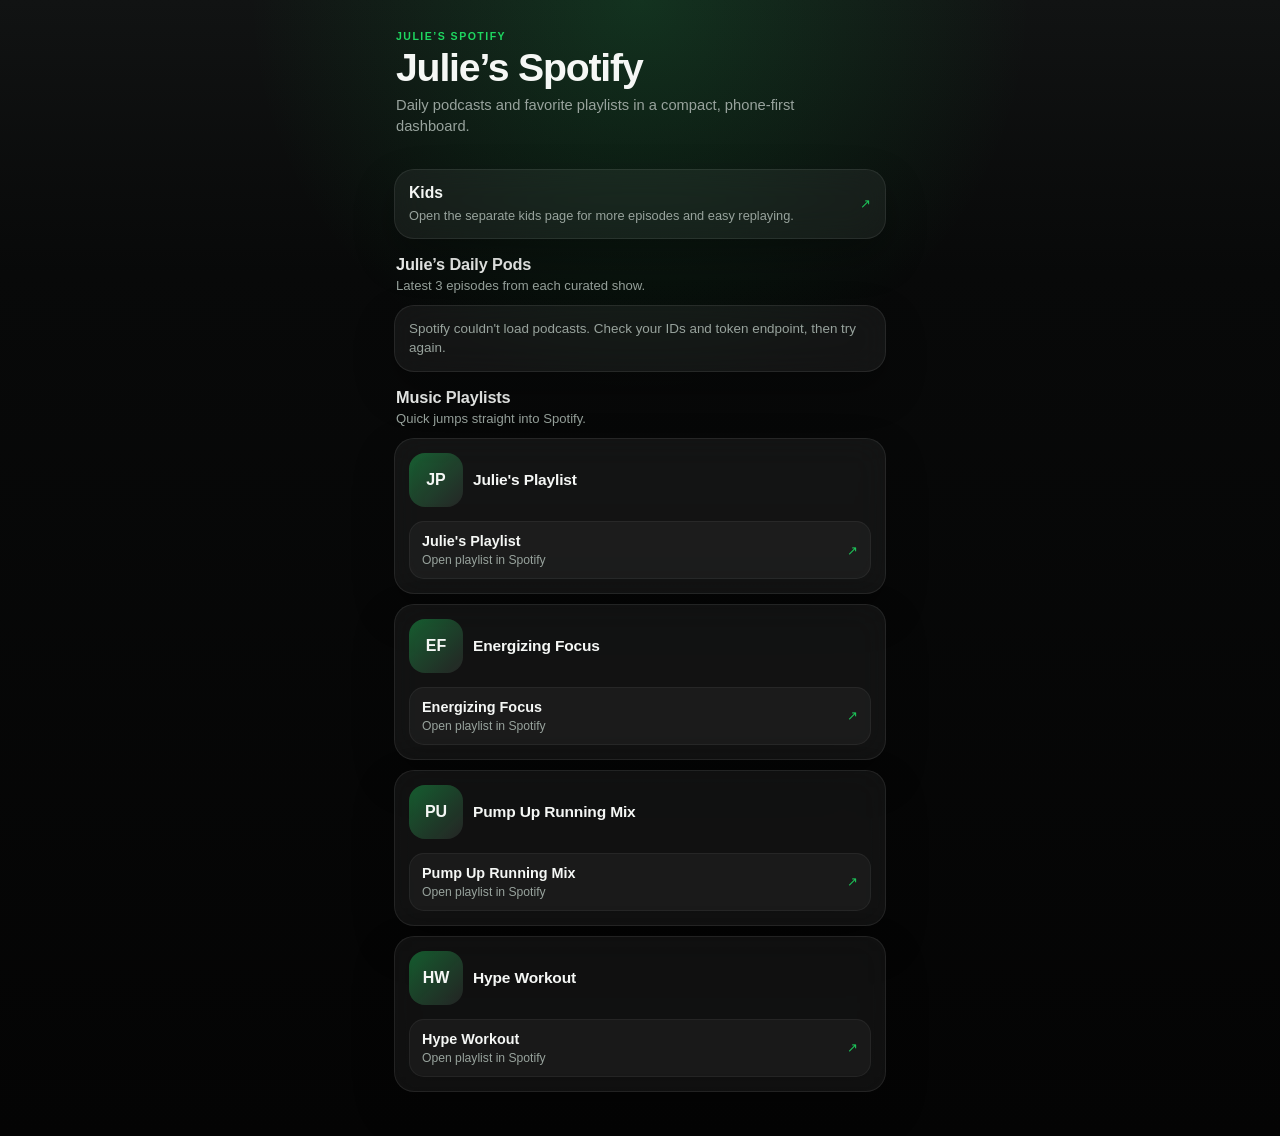
<file: index.html>
<!DOCTYPE html>
<html lang="en">
  <head>
    <meta charset="UTF-8" />
    <meta name="viewport" content="width=device-width, initial-scale=1.0" />
    <meta name="theme-color" content="#0a0a0a" />
    <meta
      name="description"
      content="Julie’s Spotify is a minimal mobile-first dashboard for curated podcasts and playlists."
    />
    <title>Julie’s Spotify</title>
    <link rel="manifest" href="manifest.json" />
    <link rel="icon" href="ChatGPT Image Mar 12, 2026, 08_01_26 PM.png" />
    <link rel="apple-touch-icon" href="ChatGPT Image Mar 12, 2026, 08_01_26 PM.png" />
    <link rel="preconnect" href="https://i.scdn.co" />
    <link rel="stylesheet" href="styles.css" />
  </head>
  <body data-page="home">
    <main class="app-shell">
      <header class="hero">
        <p class="eyebrow">Julie’s Spotify</p>
        <h1>Julie’s Spotify</h1>
        <p class="hero-copy">
          Daily podcasts and favorite playlists in a compact, phone-first dashboard.
        </p>
      </header>

      <section class="section" aria-labelledby="kids-link-heading">
        <a class="nav-card" href="kids.html" aria-labelledby="kids-link-heading kids-link-copy">
          <span class="nav-copy">
            <strong id="kids-link-heading">Kids</strong>
            <span id="kids-link-copy">Open the separate kids page for more episodes and easy replaying.</span>
          </span>
          <span class="arrow" aria-hidden="true">↗</span>
        </a>
      </section>

      <section class="section" aria-labelledby="podcasts-heading">
        <div class="section-header">
          <h2 id="podcasts-heading">Julie’s Daily Pods</h2>
          <p>Latest 3 episodes from each curated show.</p>
        </div>
        <div id="podcasts" class="card-grid" aria-live="polite"></div>
      </section>

      <section class="section" aria-labelledby="playlists-heading">
        <div class="section-header">
          <h2 id="playlists-heading">Music Playlists</h2>
          <p>Quick jumps straight into Spotify.</p>
        </div>
        <div id="playlists" class="card-grid" aria-live="polite"></div>
      </section>
    </main>

    <script src="config.js"></script>
    <script src="app.js"></script>
  </body>
</html>
</file>
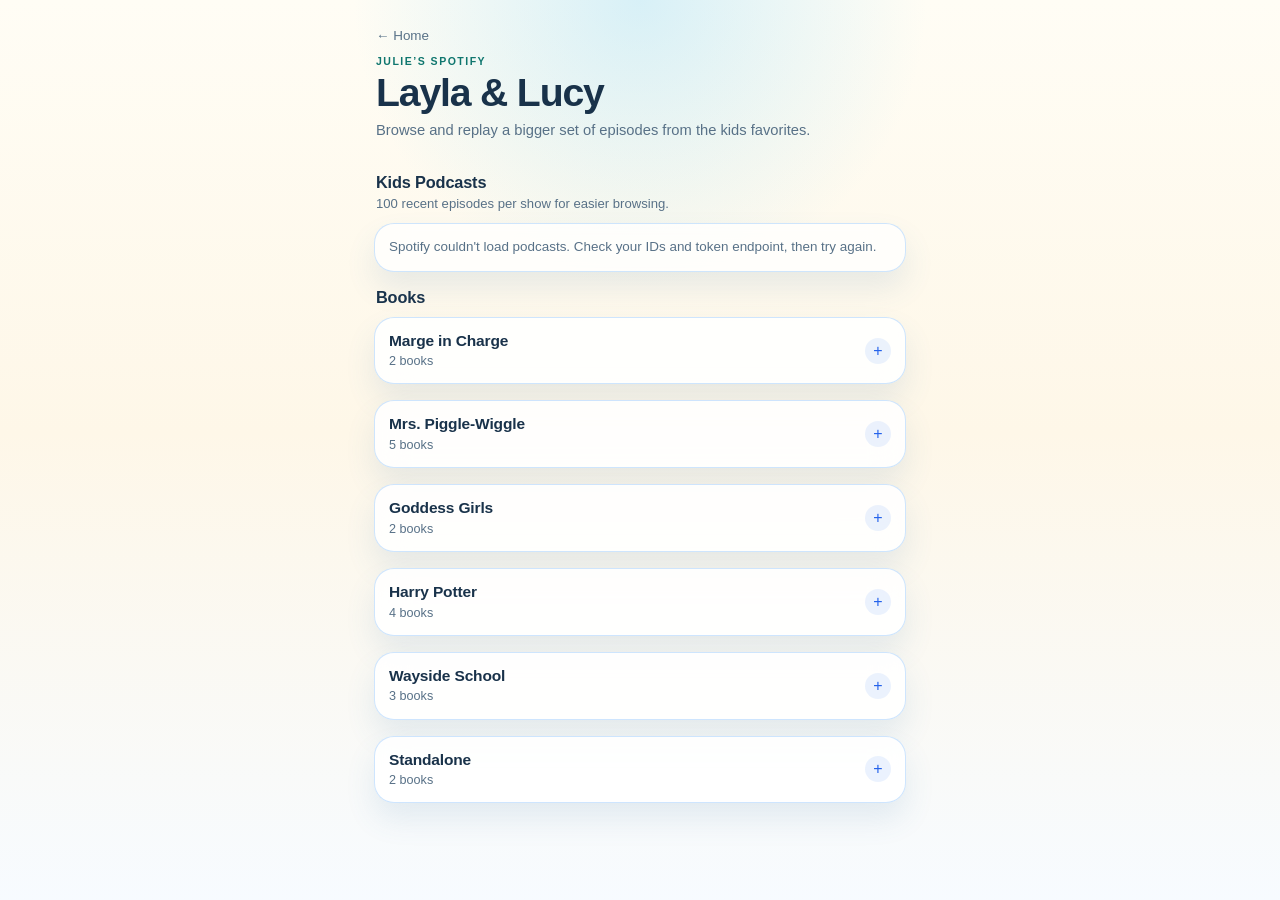
<file: kids.html>
<!DOCTYPE html>
<html lang="en">
  <head>
    <meta charset="UTF-8" />
    <meta name="viewport" content="width=device-width, initial-scale=1.0" />
    <meta name="theme-color" content="#0a0a0a" />
    <meta
      name="description"
      content="Layla & Lucy is a kid-friendly page for favorite podcasts and books."
    />
    <title>Layla & Lucy</title>
    <link rel="manifest" href="manifest.json" />
    <link rel="icon" href="ChatGPT Image Mar 12, 2026, 08_01_26 PM.png" />
    <link rel="apple-touch-icon" href="ChatGPT Image Mar 12, 2026, 08_01_26 PM.png" />
    <link rel="preconnect" href="https://i.scdn.co" />
    <link rel="stylesheet" href="styles.css" />
  </head>
  <body data-page="kids">
    <main class="app-shell app-shell-kids">
      <header class="hero hero-kids">
        <a class="back-link" href="index.html">← Home</a>
        <p class="eyebrow">Julie’s Spotify</p>
        <h1>Layla & Lucy</h1>
        <p class="hero-copy">
          Browse and replay a bigger set of episodes from the kids favorites.
        </p>
      </header>

      <section class="section" aria-labelledby="kids-podcasts-heading">
        <div class="section-header">
          <h2 id="kids-podcasts-heading">Kids Podcasts</h2>
          <p>100 recent episodes per show for easier browsing.</p>
        </div>
        <div id="podcasts" class="card-grid" aria-live="polite"></div>
      </section>


      <section class="section" aria-labelledby="kids-books-heading">
        <div class="section-header">
          <h2 id="kids-books-heading">Books</h2>
          
        </div>
        <div id="books" class="card-grid" aria-live="polite"></div>
      </section>
    </main>

    <script src="config.js"></script>
    <script src="app.js"></script>
  </body>
</html>
</file>
<file: styles.css>
:root {
  color-scheme: dark;
  --bg: #080909;
  --surface: rgba(255, 255, 255, 0.05);
  --surface-strong: rgba(255, 255, 255, 0.085);
  --border: rgba(255, 255, 255, 0.08);
  --text: #f5f7f5;
  --muted: #98a39d;
  --accent: #1ed760;
  --shadow: 0 18px 40px rgba(0, 0, 0, 0.3);
  --radius: 20px;
  --radius-sm: 15px;
  --content-width: 420px;
  --tap-size: 44px;
  font-family: "SF Pro Display", "Segoe UI", sans-serif;
}

* {
  box-sizing: border-box;
}

html {
  scroll-behavior: smooth;
}

body {
  margin: 0;
  min-height: 100vh;
  overflow-x: hidden;
  background:
    radial-gradient(circle at top, rgba(30, 215, 96, 0.16), transparent 30%),
    linear-gradient(180deg, #111313 0%, var(--bg) 24%, #040404 100%);
  color: var(--text);
}

a {
  color: inherit;
}

img {
  display: block;
}

button {
  font: inherit;
}

.app-shell {
  width: min(100%, var(--content-width));
  margin: 0 auto;
  padding: 14px 12px 32px;
}

.app-shell-kids {
  --content-width: 430px;
}

.hero {
  padding: 8px 2px 16px;
}

.hero-kids {
  padding-top: 4px;
}

.eyebrow {
  margin: 0;
  color: var(--accent);
  text-transform: uppercase;
  letter-spacing: 0.14em;
  font-size: 0.66rem;
  font-weight: 700;
}

.hero h1 {
  margin: 6px 0 0;
  font-size: clamp(1.9rem, 7.2vw, 2.45rem);
  line-height: 1;
  letter-spacing: -0.03em;
}

.hero-copy {
  margin: 8px 0 0;
  max-width: 28rem;
  color: var(--muted);
  font-size: 0.92rem;
  line-height: 1.42;
}

.back-link {
  display: inline-flex;
  align-items: center;
  margin-bottom: 12px;
  color: var(--muted);
  font-size: 0.84rem;
  text-decoration: none;
}

.section {
  margin-top: 16px;
}

.section-header {
  margin-bottom: 10px;
  padding: 0 2px;
}

.section-header h2 {
  margin: 0;
  font-size: 1.02rem;
  letter-spacing: -0.01em;
}

.section-header p {
  margin: 3px 0 0;
  color: var(--muted);
  font-size: 0.82rem;
  line-height: 1.35;
}

.card-grid {
  display: grid;
  gap: 10px;
}

.nav-card,
.panel,
.state-card {
  border: 1px solid var(--border);
  border-radius: var(--radius);
  background: var(--surface);
  box-shadow: var(--shadow);
  backdrop-filter: blur(16px);
}

.nav-card {
  display: flex;
  align-items: center;
  justify-content: space-between;
  gap: 12px;
  padding: 14px;
  text-decoration: none;
}

.nav-copy {
  min-width: 0;
}

.nav-copy strong {
  display: block;
  font-size: 0.98rem;
  line-height: 1.2;
}

.nav-copy span {
  display: block;
  margin-top: 4px;
  color: var(--muted);
  font-size: 0.8rem;
  line-height: 1.35;
}

.panel {
  overflow: hidden;
}

.panel-kids {
  background: rgba(255, 255, 255, 0.045);
}

.panel-collapsible.is-expanded {
  border-color: rgba(30, 215, 96, 0.22);
}

.panel-toggle {
  width: 100%;
  padding: 0;
  border: 0;
  color: inherit;
  text-align: left;
  background: transparent;
  cursor: pointer;
}

.panel-head {
  display: flex;
  align-items: center;
  gap: 10px;
  padding: 14px;
}

.panel-head-collapsible {
  min-height: 76px;
}

.panel-head-copy {
  min-width: 0;
  flex: 1;
}

.chevron {
  display: inline-flex;
  align-items: center;
  justify-content: center;
  width: 26px;
  height: 26px;
  border-radius: 999px;
  background: rgba(255, 255, 255, 0.05);
  color: var(--muted);
  font-size: 1rem;
  line-height: 1;
  flex-shrink: 0;
  transition:
    transform 180ms ease,
    background 180ms ease,
    color 180ms ease;
}

.panel-collapsible.is-expanded .chevron {
  transform: rotate(45deg);
  background: rgba(30, 215, 96, 0.14);
  color: var(--accent);
}

.artwork {
  width: 54px;
  height: 54px;
  border-radius: 16px;
  object-fit: cover;
  background: linear-gradient(135deg, rgba(30, 215, 96, 0.38), rgba(255, 255, 255, 0.08));
  flex-shrink: 0;
}

.artwork.placeholder {
  display: grid;
  place-items: center;
  font-size: 1rem;
  font-weight: 700;
}

.panel-title {
  margin: 0;
  font-size: 0.97rem;
  line-height: 1.2;
  letter-spacing: -0.01em;
}

.panel-copy {
  margin: 3px 0 0;
  color: var(--muted);
  font-size: 0.79rem;
  line-height: 1.28;
}

.panel-body {
  height: 0;
  overflow: hidden;
  transition: height 220ms ease;
}

.episode-list,
.playlist-wrap {
  display: grid;
  gap: 8px;
  padding: 0 14px 14px;
}

.episode-list-kids {
  gap: 7px;
}

.tap-card,
.playlist-link {
  display: flex;
  align-items: center;
  justify-content: space-between;
  gap: 10px;
  min-height: var(--tap-size);
  width: 100%;
  padding: 10px 12px;
  border-radius: var(--radius-sm);
  border: 1px solid rgba(255, 255, 255, 0.055);
  background: rgba(255, 255, 255, 0.038);
  text-decoration: none;
  transition:
    transform 160ms ease,
    background 160ms ease,
    border-color 160ms ease;
}

.tap-card-kids {
  align-items: flex-start;
  padding-top: 11px;
  padding-bottom: 11px;
}

.tap-card:hover,
.tap-card:focus-visible,
.playlist-link:hover,
.playlist-link:focus-visible,
.nav-card:hover,
.nav-card:focus-visible,
.back-link:focus-visible,
.panel-toggle:focus-visible {
  transform: translateY(-1px);
  background: var(--surface-strong);
  border-color: rgba(30, 215, 96, 0.24);
  outline: none;
}

.tap-copy,
.playlist-copy {
  min-width: 0;
  flex: 1;
}

.tap-copy strong,
.playlist-copy strong {
  display: block;
  font-size: 0.9rem;
  line-height: 1.3;
  font-weight: 600;
  word-break: break-word;
}

.tap-copy span,
.playlist-copy span {
  display: block;
  margin-top: 2px;
  color: var(--muted);
  font-size: 0.76rem;
  line-height: 1.25;
}

.arrow {
  color: rgba(30, 215, 96, 0.9);
  font-size: 0.82rem;
  line-height: 1;
  flex-shrink: 0;
  margin-left: 4px;
}

.state-card {
  padding: 14px;
  color: var(--muted);
  font-size: 0.84rem;
  line-height: 1.4;
}

@media (min-width: 421px) {
  .app-shell {
    padding-left: 14px;
    padding-right: 14px;
  }
}

@media (min-width: 720px) {
  :root {
    --content-width: 520px;
  }

  .app-shell {
    padding-top: 22px;
    padding-bottom: 44px;
  }

  .app-shell-kids {
    --content-width: 560px;
  }
}

@media (max-width: 390px) {
  .app-shell {
    padding: 12px 10px 28px;
  }

  .hero {
    padding-bottom: 14px;
  }

  .hero h1 {
    font-size: 1.78rem;
  }

  .hero-copy {
    font-size: 0.88rem;
  }

  .panel-head,
  .nav-card {
    gap: 9px;
    padding: 12px;
  }

  .panel-head-collapsible {
    min-height: 70px;
  }

  .artwork {
    width: 50px;
    height: 50px;
    border-radius: 14px;
  }

  .episode-list,
  .playlist-wrap {
    padding: 0 12px 12px;
  }

  .tap-card,
  .playlist-link {
    padding: 9px 11px;
  }

  .tap-copy strong,
  .playlist-copy strong,
  .nav-copy strong {
    font-size: 0.87rem;
  }

  .tap-copy span,
  .playlist-copy span,
  .panel-copy,
  .section-header p,
  .nav-copy span,
  .back-link {
    font-size: 0.74rem;
  }
}


.media-group {
  display: grid;
  gap: 8px;
}

.media-group + .media-group {
  margin-top: 6px;
}

.media-group-title {
  margin: 0;
  padding: 0 2px;
  font-size: 0.84rem;
  color: var(--muted);
  letter-spacing: 0.01em;
}


body[data-page="kids"] {
  background:
    radial-gradient(circle at top, rgba(125, 211, 252, 0.3), transparent 26%),
    linear-gradient(180deg, #fffdf5 0%, #fef7e8 48%, #f7fbff 100%);
  color: #19324a;
}

body[data-page="kids"] .eyebrow {
  color: #0f766e;
}

body[data-page="kids"] .hero-copy,
body[data-page="kids"] .section-header p,
body[data-page="kids"] .panel-copy,
body[data-page="kids"] .back-link,
body[data-page="kids"] .media-group-title,
body[data-page="kids"] .state-card,
body[data-page="kids"] .nav-copy span,
body[data-page="kids"] .playlist-copy span,
body[data-page="kids"] .tap-copy span {
  color: #587187;
}

body[data-page="kids"] .panel,
body[data-page="kids"] .state-card,
body[data-page="kids"] .nav-card {
  background: rgba(255, 255, 255, 0.78);
  border-color: rgba(147, 197, 253, 0.45);
  box-shadow: 0 16px 30px rgba(64, 120, 171, 0.12);
}

body[data-page="kids"] .panel-kids {
  background: rgba(255, 255, 255, 0.88);
}

body[data-page="kids"] .panel-collapsible.is-expanded {
  border-color: rgba(59, 130, 246, 0.35);
}

body[data-page="kids"] .panel-toggle:focus-visible,
body[data-page="kids"] .playlist-link:hover,
body[data-page="kids"] .playlist-link:focus-visible,
body[data-page="kids"] .back-link:focus-visible {
  background: rgba(255, 255, 255, 0.96);
  border-color: rgba(59, 130, 246, 0.28);
}

body[data-page="kids"] .chevron {
  background: rgba(59, 130, 246, 0.1);
  color: #2563eb;
}

body[data-page="kids"] .panel-collapsible.is-expanded .chevron {
  background: rgba(251, 191, 36, 0.2);
  color: #d97706;
}

body[data-page="kids"] .artwork {
  background: linear-gradient(135deg, rgba(125, 211, 252, 0.75), rgba(254, 240, 138, 0.7));
  color: #1d4ed8;
}

body[data-page="kids"] .playlist-link,
body[data-page="kids"] .book-link,
body[data-page="kids"] .tap-card {
  background: rgba(247, 250, 255, 0.92);
  border-color: rgba(191, 219, 254, 0.75);
}

body[data-page="kids"] .arrow {
  color: #2563eb;
}

.media-group-grid {
  padding: 0 14px 14px;
}

.book-link {
  min-height: 0;
}

.book-link .playlist-copy strong {
  font-size: 0.88rem;
}


body[data-page="kids"] .artwork.placeholder {
  display: none;
}

body[data-page="kids"] .panel-head,
body[data-page="kids"] .panel-head-collapsible {
  min-height: 0;
}
</file>
